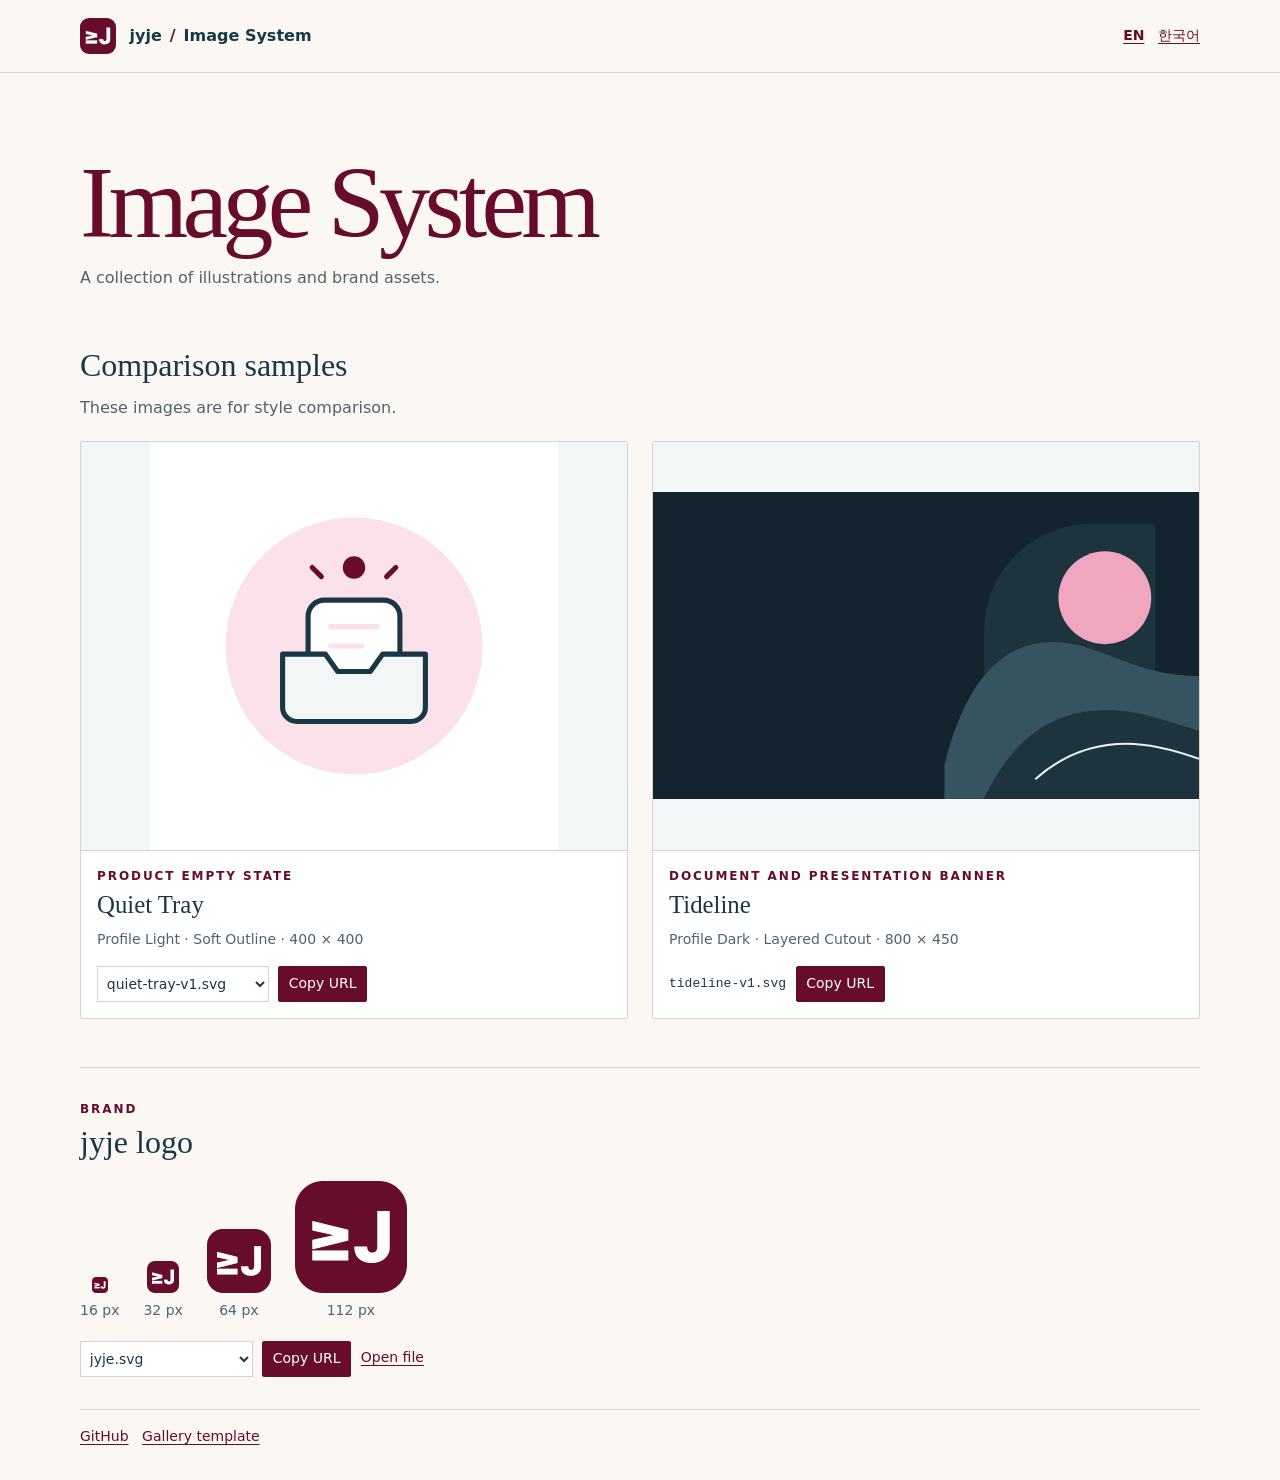
<file: index.html>
<!doctype html>
<html lang="en">
<head>
  <meta charset="utf-8">
  <meta name="viewport" content="width=device-width, initial-scale=1">
  <meta name="theme-color" content="#680C2C">
  <title>Image System | jyje</title>
  <link rel="icon" href="./assets/jyje.svg" type="image/svg+xml">
  <link rel="stylesheet" href="./gallery.css">
  <script src="./gallery.js" defer></script>
</head>
<body>
  <header class="masthead">
    <div class="frame header-row">
      <a class="wordmark" href="./">
        <img src="./assets/jyje.svg" width="36" height="36" alt="">
        <span>jyje <span class="slash">/</span> Image System</span>
      </a>
      <nav aria-label="Languages">
        <a href="./" lang="en" aria-current="page">EN</a>
        <a href="./ko/" lang="ko">한국어</a>
      </nav>
    </div>
  </header>
  <main class="frame">
    <div class="intro">
      <h1>Image System</h1>
      <p>A collection of illustrations and brand assets.</p>
    </div>
    <section class="collection" aria-labelledby="sample-heading">
      <div class="section-heading">
        <h2 id="sample-heading">Comparison samples</h2>
        <p>These images are for style comparison.</p>
      </div>
      <div class="gallery-grid">
        <article class="photo-card" data-asset>
    <a class="photo-wrapper" href="./assets/quiet-tray-v1.svg" data-preview>
      <img class="photo-img" src="./assets/quiet-tray-v1.svg" width="400" height="400" alt="A red-bean colored dot and short strokes float above a light gray tray against a pale pink circle." loading="lazy">
    </a>
    <div class="photo-caption">
      <p class="index-label">Product empty state</p>
      <h3>Quiet Tray</h3>
      <p class="metadata">Profile Light · Soft Outline · 400 × 400</p>
      <div class="actions">
    <select id="quiet-tray-v1.svg-file" aria-label="Image format and size">
      <optgroup label="SVG">
        <option value="./assets/quiet-tray-v1.svg" data-raw="https://raw.githubusercontent.com/jyje/image-system/main/gallery/assets/quiet-tray-v1.svg">quiet-tray-v1.svg</option>
      </optgroup>
      <optgroup label="PNG">
        <option value="./assets/quiet-tray-v1.png" data-raw="https://raw.githubusercontent.com/jyje/image-system/main/gallery/assets/quiet-tray-v1.png">quiet-tray-v1.png</option>
      </optgroup>
    </select>
    <button type="button" aria-describedby="quiet-tray-v1.svg-file" data-copy="https://raw.githubusercontent.com/jyje/image-system/main/gallery/assets/quiet-tray-v1.svg" data-copied="Raw URL copied." data-manual="Copy the selected URL.">Copy URL</button>
    <input type="url" aria-label="GitHub Raw URL" readonly hidden>
    <span class="copy-status" role="status"></span>
  </div>
    </div>
  </article>
        <article class="photo-card" data-asset>
    <a class="photo-wrapper" href="./assets/tideline-v1.svg" data-preview>
      <img class="photo-img" src="./assets/tideline-v1.svg" width="800" height="450" alt="A pink sun and layered waves sit on the right against a dark blue-gray background." loading="lazy">
    </a>
    <div class="photo-caption">
      <p class="index-label">Document and presentation banner</p>
      <h3>Tideline</h3>
      <p class="metadata">Profile Dark · Layered Cutout · 800 × 450</p>
      <div class="actions">
    <code id="tideline-v1.svg-file">tideline-v1.svg</code>
    <button type="button" aria-describedby="tideline-v1.svg-file" data-copy="https://raw.githubusercontent.com/jyje/image-system/main/gallery/assets/tideline-v1.svg" data-copied="Raw URL copied." data-manual="Copy the selected URL.">Copy URL</button>
    <input type="url" aria-label="GitHub Raw URL" readonly hidden>
    <span class="copy-status" role="status"></span>
  </div>
    </div>
  </article>
      </div>
    </section>
    <section class="brand" aria-labelledby="brand-heading" data-asset>
      <div class="section-heading">
        <p class="index-label">Brand</p>
        <h2 id="brand-heading">jyje logo</h2>
      </div>
      <ul class="logo-steps" aria-label="PNG size previews">
        <li><a href="./assets/jyje-16x16.png" data-logo-size>
          <img src="./assets/jyje-16x16.png" width="16" height="16" alt="">
          <span>16 px</span>
        </a></li>
        <li><a href="./assets/jyje-32x32.png" data-logo-size>
          <img src="./assets/jyje-32x32.png" width="32" height="32" alt="">
          <span>32 px</span>
        </a></li>
        <li><a href="./assets/jyje-64x64.png" data-logo-size>
          <img src="./assets/jyje-64x64.png" width="64" height="64" alt="">
          <span>64 px</span>
        </a></li>
        <li><a href="./assets/jyje-112x112.png" data-logo-size>
          <img src="./assets/jyje-112x112.png" width="112" height="112" alt="">
          <span>112 px</span>
        </a></li>
      </ul>
      <div class="brand-entry">
        <div class="actions">
    <select id="jyje.svg-file" aria-label="Image format and size">
      <optgroup label="SVG">
        <option value="./assets/jyje.svg" data-raw="https://raw.githubusercontent.com/jyje/image-system/main/assets/brand/jyje.svg">jyje.svg</option>
      </optgroup>
      <optgroup label="PNG">
        <option value="./assets/jyje-16x16.png" data-raw="https://raw.githubusercontent.com/jyje/image-system/main/assets/brand/jyje-16x16.png">jyje-16x16.png</option>
        <option value="./assets/jyje-32x32.png" data-raw="https://raw.githubusercontent.com/jyje/image-system/main/assets/brand/jyje-32x32.png">jyje-32x32.png</option>
        <option value="./assets/jyje-64x64.png" data-raw="https://raw.githubusercontent.com/jyje/image-system/main/assets/brand/jyje-64x64.png">jyje-64x64.png</option>
        <option value="./assets/jyje-112x112.png" data-raw="https://raw.githubusercontent.com/jyje/image-system/main/assets/brand/jyje-112x112.png">jyje-112x112.png</option>
      </optgroup>
    </select>
    <button type="button" aria-describedby="jyje.svg-file" data-copy="https://raw.githubusercontent.com/jyje/image-system/main/assets/brand/jyje.svg" data-copied="Raw URL copied." data-manual="Copy the selected URL.">Copy URL</button>
    <input type="url" aria-label="GitHub Raw URL" readonly hidden>
    <span class="copy-status" role="status"></span>
  </div>
        <a class="open-file" href="./assets/jyje.svg" data-preview>Open file</a>
      </div>
    </section>
  </main>
  <footer class="frame footer">
    <a href="https://github.com/jyje/image-system">GitHub</a>
    <a href="https://github.com/Vojislav77/gallery-website">Gallery template</a>
  </footer>
</body>
</html>
</file>
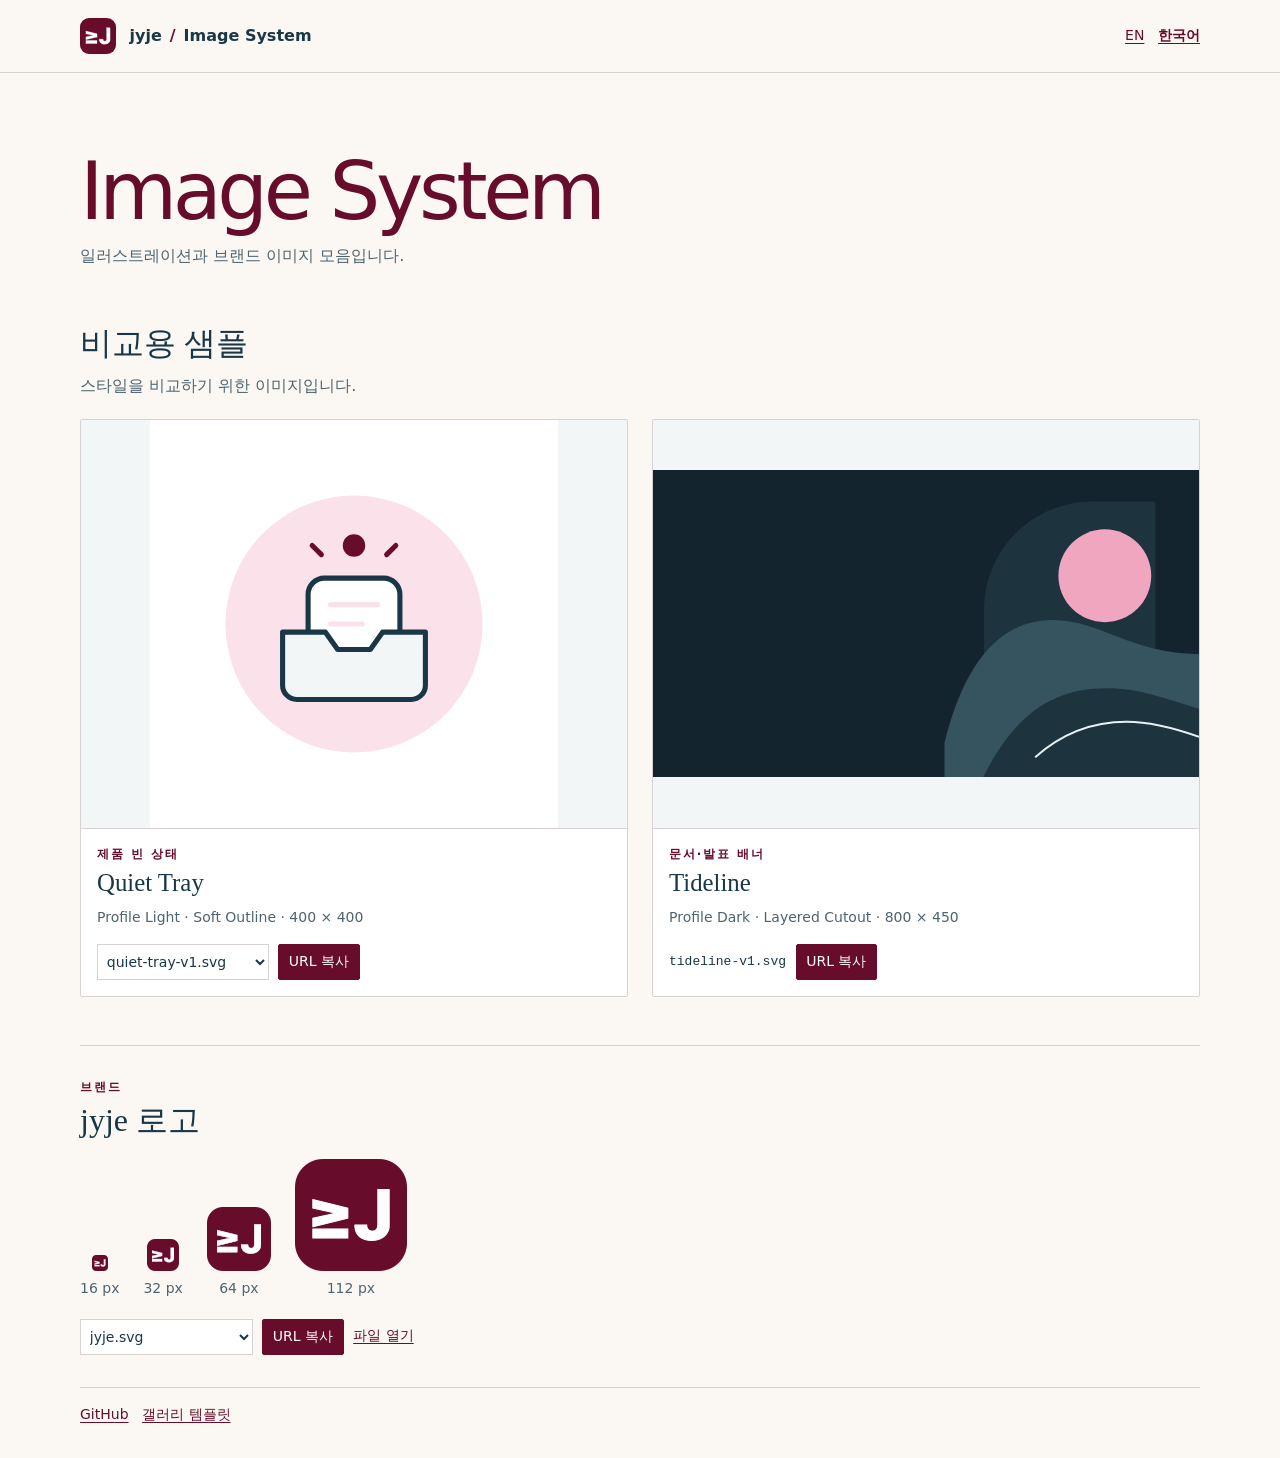
<file: ko/index.html>
<!doctype html>
<html lang="ko">
<head>
  <meta charset="utf-8">
  <meta name="viewport" content="width=device-width, initial-scale=1">
  <meta name="theme-color" content="#680C2C">
  <title>Image System | jyje</title>
  <link rel="icon" href="../assets/jyje.svg" type="image/svg+xml">
  <link rel="stylesheet" href="../gallery.css">
  <script src="../gallery.js" defer></script>
</head>
<body>
  <header class="masthead">
    <div class="frame header-row">
      <a class="wordmark" href="./">
        <img src="../assets/jyje.svg" width="36" height="36" alt="">
        <span>jyje <span class="slash">/</span> Image System</span>
      </a>
      <nav aria-label="언어">
        <a href="../" lang="en">EN</a>
        <a href="../ko/" lang="ko" aria-current="page">한국어</a>
      </nav>
    </div>
  </header>
  <main class="frame">
    <div class="intro">
      <h1>Image System</h1>
      <p>일러스트레이션과 브랜드 이미지 모음입니다.</p>
    </div>
    <section class="collection" aria-labelledby="sample-heading">
      <div class="section-heading">
        <h2 id="sample-heading">비교용 샘플</h2>
        <p>스타일을 비교하기 위한 이미지입니다.</p>
      </div>
      <div class="gallery-grid">
        <article class="photo-card" data-asset>
    <a class="photo-wrapper" href="../assets/quiet-tray-v1.svg" data-preview>
      <img class="photo-img" src="../assets/quiet-tray-v1.svg" width="400" height="400" alt="연분홍 원을 배경으로 옅은 회색 트레이 위에 팥죽색 원과 짧은 선이 떠 있습니다." loading="lazy">
    </a>
    <div class="photo-caption">
      <p class="index-label">제품 빈 상태</p>
      <h3>Quiet Tray</h3>
      <p class="metadata">Profile Light · Soft Outline · 400 × 400</p>
      <div class="actions">
    <select id="quiet-tray-v1.svg-file" aria-label="이미지 형식과 크기">
      <optgroup label="SVG">
        <option value="../assets/quiet-tray-v1.svg" data-raw="https://raw.githubusercontent.com/jyje/image-system/main/gallery/assets/quiet-tray-v1.svg">quiet-tray-v1.svg</option>
      </optgroup>
      <optgroup label="PNG">
        <option value="../assets/quiet-tray-v1.png" data-raw="https://raw.githubusercontent.com/jyje/image-system/main/gallery/assets/quiet-tray-v1.png">quiet-tray-v1.png</option>
      </optgroup>
    </select>
    <button type="button" aria-describedby="quiet-tray-v1.svg-file" data-copy="https://raw.githubusercontent.com/jyje/image-system/main/gallery/assets/quiet-tray-v1.svg" data-copied="Raw URL을 복사했습니다." data-manual="선택된 URL을 복사하세요.">URL 복사</button>
    <input type="url" aria-label="GitHub Raw URL" readonly hidden>
    <span class="copy-status" role="status"></span>
  </div>
    </div>
  </article>
        <article class="photo-card" data-asset>
    <a class="photo-wrapper" href="../assets/tideline-v1.svg" data-preview>
      <img class="photo-img" src="../assets/tideline-v1.svg" width="800" height="450" alt="짙은 청회색 바탕 오른쪽에 분홍색 해와 겹겹이 쌓인 파도가 있습니다." loading="lazy">
    </a>
    <div class="photo-caption">
      <p class="index-label">문서·발표 배너</p>
      <h3>Tideline</h3>
      <p class="metadata">Profile Dark · Layered Cutout · 800 × 450</p>
      <div class="actions">
    <code id="tideline-v1.svg-file">tideline-v1.svg</code>
    <button type="button" aria-describedby="tideline-v1.svg-file" data-copy="https://raw.githubusercontent.com/jyje/image-system/main/gallery/assets/tideline-v1.svg" data-copied="Raw URL을 복사했습니다." data-manual="선택된 URL을 복사하세요.">URL 복사</button>
    <input type="url" aria-label="GitHub Raw URL" readonly hidden>
    <span class="copy-status" role="status"></span>
  </div>
    </div>
  </article>
      </div>
    </section>
    <section class="brand" aria-labelledby="brand-heading" data-asset>
      <div class="section-heading">
        <p class="index-label">브랜드</p>
        <h2 id="brand-heading">jyje 로고</h2>
      </div>
      <ul class="logo-steps" aria-label="PNG 크기별 미리보기">
        <li><a href="../assets/jyje-16x16.png" data-logo-size>
          <img src="../assets/jyje-16x16.png" width="16" height="16" alt="">
          <span>16 px</span>
        </a></li>
        <li><a href="../assets/jyje-32x32.png" data-logo-size>
          <img src="../assets/jyje-32x32.png" width="32" height="32" alt="">
          <span>32 px</span>
        </a></li>
        <li><a href="../assets/jyje-64x64.png" data-logo-size>
          <img src="../assets/jyje-64x64.png" width="64" height="64" alt="">
          <span>64 px</span>
        </a></li>
        <li><a href="../assets/jyje-112x112.png" data-logo-size>
          <img src="../assets/jyje-112x112.png" width="112" height="112" alt="">
          <span>112 px</span>
        </a></li>
      </ul>
      <div class="brand-entry">
        <div class="actions">
    <select id="jyje.svg-file" aria-label="이미지 형식과 크기">
      <optgroup label="SVG">
        <option value="../assets/jyje.svg" data-raw="https://raw.githubusercontent.com/jyje/image-system/main/assets/brand/jyje.svg">jyje.svg</option>
      </optgroup>
      <optgroup label="PNG">
        <option value="../assets/jyje-16x16.png" data-raw="https://raw.githubusercontent.com/jyje/image-system/main/assets/brand/jyje-16x16.png">jyje-16x16.png</option>
        <option value="../assets/jyje-32x32.png" data-raw="https://raw.githubusercontent.com/jyje/image-system/main/assets/brand/jyje-32x32.png">jyje-32x32.png</option>
        <option value="../assets/jyje-64x64.png" data-raw="https://raw.githubusercontent.com/jyje/image-system/main/assets/brand/jyje-64x64.png">jyje-64x64.png</option>
        <option value="../assets/jyje-112x112.png" data-raw="https://raw.githubusercontent.com/jyje/image-system/main/assets/brand/jyje-112x112.png">jyje-112x112.png</option>
      </optgroup>
    </select>
    <button type="button" aria-describedby="jyje.svg-file" data-copy="https://raw.githubusercontent.com/jyje/image-system/main/assets/brand/jyje.svg" data-copied="Raw URL을 복사했습니다." data-manual="선택된 URL을 복사하세요.">URL 복사</button>
    <input type="url" aria-label="GitHub Raw URL" readonly hidden>
    <span class="copy-status" role="status"></span>
  </div>
        <a class="open-file" href="../assets/jyje.svg" data-preview>파일 열기</a>
      </div>
    </section>
  </main>
  <footer class="frame footer">
    <a href="https://github.com/jyje/image-system">GitHub</a>
    <a href="https://github.com/Vojislav77/gallery-website">갤러리 템플릿</a>
  </footer>
</body>
</html>
</file>
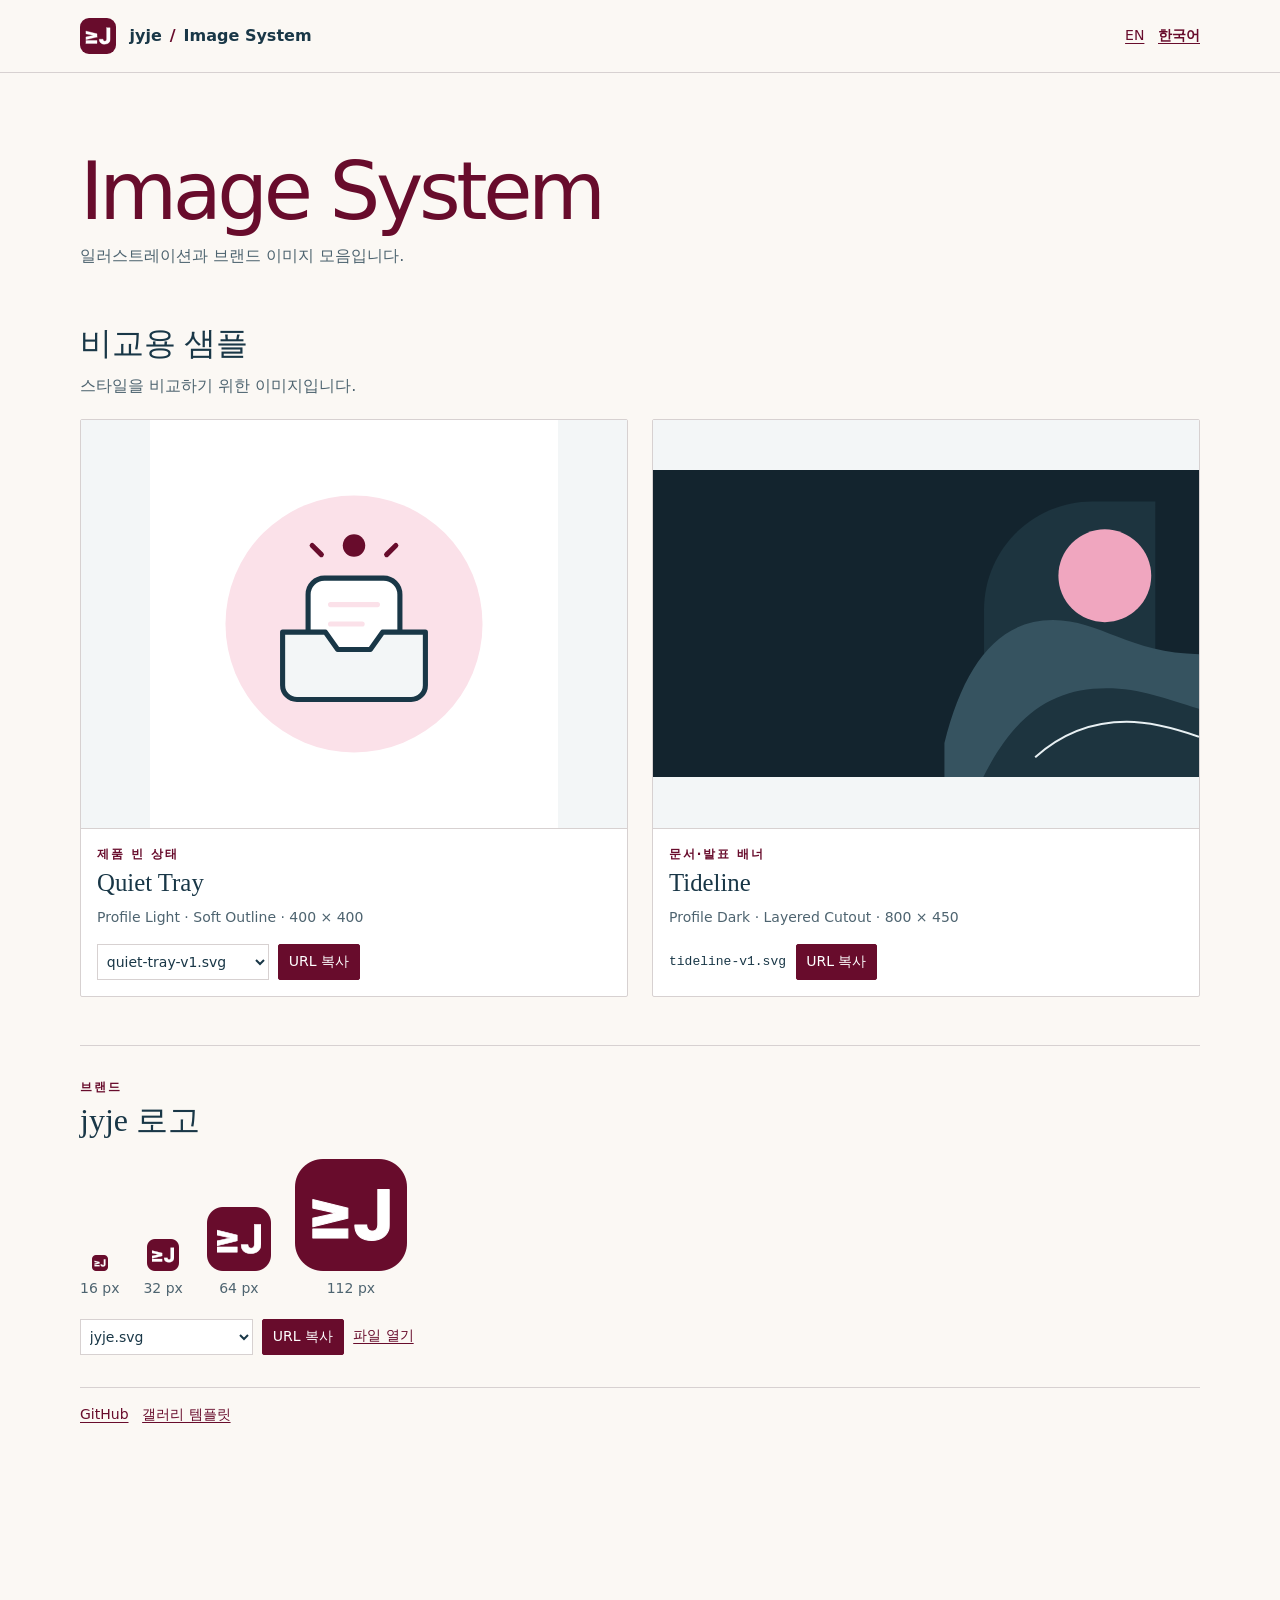
<file: ko.html>
<!doctype html>
<html lang="ko">
<head>
  <meta charset="utf-8">
  <meta http-equiv="refresh" content="0; url=./ko/">
  <link rel="canonical" href="./ko/">
  <title>Image System</title>
</head>
<body>
  <a href="./ko/">Image System 한국어 페이지로 이동</a>
</body>
</html>
</file>
<file: gallery.css>
/* The responsive gallery grid is adapted from Through The Lens. See LICENSE.template. */
:root {
  --accent: #680c2c;
  --ink: #193747;
  --muted: #4e6470;
  --line: #d7d1d1;
  --paper: #fbf8f4;
  --surface: #f3f6f7;
  color: var(--ink);
  background: var(--paper);
  font: 100%/1.55 system-ui, sans-serif;
}

*, *::before, *::after { box-sizing: border-box; }
body { margin: 0; }
a { color: var(--accent); text-underline-offset: .2em; }
:focus-visible { outline: 2px solid var(--accent); outline-offset: 4px; }
.frame { width: min(100% - 2.5rem, 70rem); margin-inline: auto; }
.masthead { border-bottom: 1px solid var(--line); }
.header-row, .wordmark, nav, .footer {
  display: flex;
  align-items: center;
  gap: .85rem;
}
.header-row { min-height: 4.5rem; justify-content: space-between; }
.wordmark { color: var(--ink); text-decoration: none; font-weight: 650; }
.wordmark img { flex: none; }
.slash { color: var(--accent); padding-inline: .15em; }
nav a { font-size: .875rem; white-space: nowrap; }
nav [aria-current="page"] { font-weight: 750; }

.intro {
  margin-block: clamp(2.75rem, 7vw, 5rem) clamp(2rem, 5vw, 3.5rem);
  max-width: 46rem;
}
.index-label {
  margin: 0;
  color: var(--accent);
  font-size: .75rem;
  font-weight: 750;
  letter-spacing: .16em;
  text-transform: uppercase;
}
h1, h2, h3 { margin: 0; line-height: 1.12; }
h1 {
  margin-block: .5rem .8rem;
  font: 400 clamp(3.2rem, 8vw, 6.5rem)/.98 Georgia, serif;
  color: var(--accent);
  letter-spacing: -.055em;
}
:lang(ko) h1 { font-family: system-ui, sans-serif; font-size: clamp(2.75rem, 7vw, 5rem); }
.intro > p:last-child, .section-heading > p:last-child { color: var(--muted); margin: .75rem 0 0; }
.section-heading { margin-bottom: 1.25rem; }
.section-heading h2 { margin-top: .35rem; font: 400 2rem/1.15 Georgia, serif; }
.collection + .collection, .brand { margin-top: 3rem; }

.gallery-grid {
  display: grid;
  grid-template-columns: repeat(auto-fit, minmax(min(100%, 280px), 1fr));
  gap: 1.5rem;
}
.photo-card {
  display: flex;
  flex-direction: column;
  min-width: 0;
  border: 1px solid var(--line);
  background: #fff;
  border-radius: 2px;
}
.photo-wrapper {
  display: block;
  aspect-ratio: 4 / 3;
  overflow: hidden;
  background: var(--surface);
  border-bottom: 1px solid var(--line);
}
.photo-img { width: 100%; height: 100%; object-fit: contain; display: block; }
.photo-caption { padding: 1rem; }
.photo-caption h3 { margin-block: .35rem .55rem; font: 400 1.55rem/1.15 Georgia, serif; }
.photo-caption p { margin: 0; }
.photo-caption .metadata { color: var(--muted); font-size: .875rem; }
.photo-caption .actions { margin-top: 1rem; }
.actions { display: flex; align-items: center; gap: .45rem .6rem; flex-wrap: wrap; min-width: 0; }
.actions select, .actions button {
  min-height: 2.25rem;
  font: inherit;
  font-size: .875rem;
}
.actions select { max-width: 100%; min-width: 0; padding: .3rem; color: var(--ink); background: #fff; border: 1px solid var(--line); }
.actions code { color: var(--ink); overflow-wrap: anywhere; }
.actions button {
  padding: .3rem .6rem;
  border: 1px solid var(--accent);
  border-radius: 2px;
  background: var(--accent);
  color: #fff;
  cursor: pointer;
}
.actions button:hover { background: #812342; }
.actions input { width: 100%; min-width: 0; padding: .45rem; font: inherit; }
.copy-status { width: 100%; font-size: .875rem; color: var(--accent); }
.copy-status:empty { position: absolute; }

.brand { border-top: 1px solid var(--line); padding-block: 2rem; }
.logo-steps {
  display: flex;
  flex-wrap: wrap;
  align-items: end;
  gap: clamp(.5rem, 2vw, 1.5rem);
  margin: 0 0 1.25rem;
  padding: 0;
  list-style: none;
}
.logo-steps li { max-width: 100%; }
.logo-steps a { display: grid; justify-items: center; gap: .4rem; color: var(--muted); font-size: .875rem; text-decoration: none; }
.logo-steps img { display: block; max-width: 100%; height: auto; }
.logo-steps span { white-space: nowrap; }
.logo-steps a:hover span, .logo-steps [aria-current="true"] span { color: var(--accent); text-decoration: underline; }
.logo-steps [aria-current="true"] img { outline: 2px solid var(--accent); outline-offset: 3px; }
.brand-entry { display: flex; flex-wrap: wrap; align-items: start; gap: .6rem; }
.open-file { padding-block: .35rem; font-size: .875rem; }
.footer { border-top: 1px solid var(--line); padding-block: 1rem 2rem; font-size: .875rem; }
</file>
